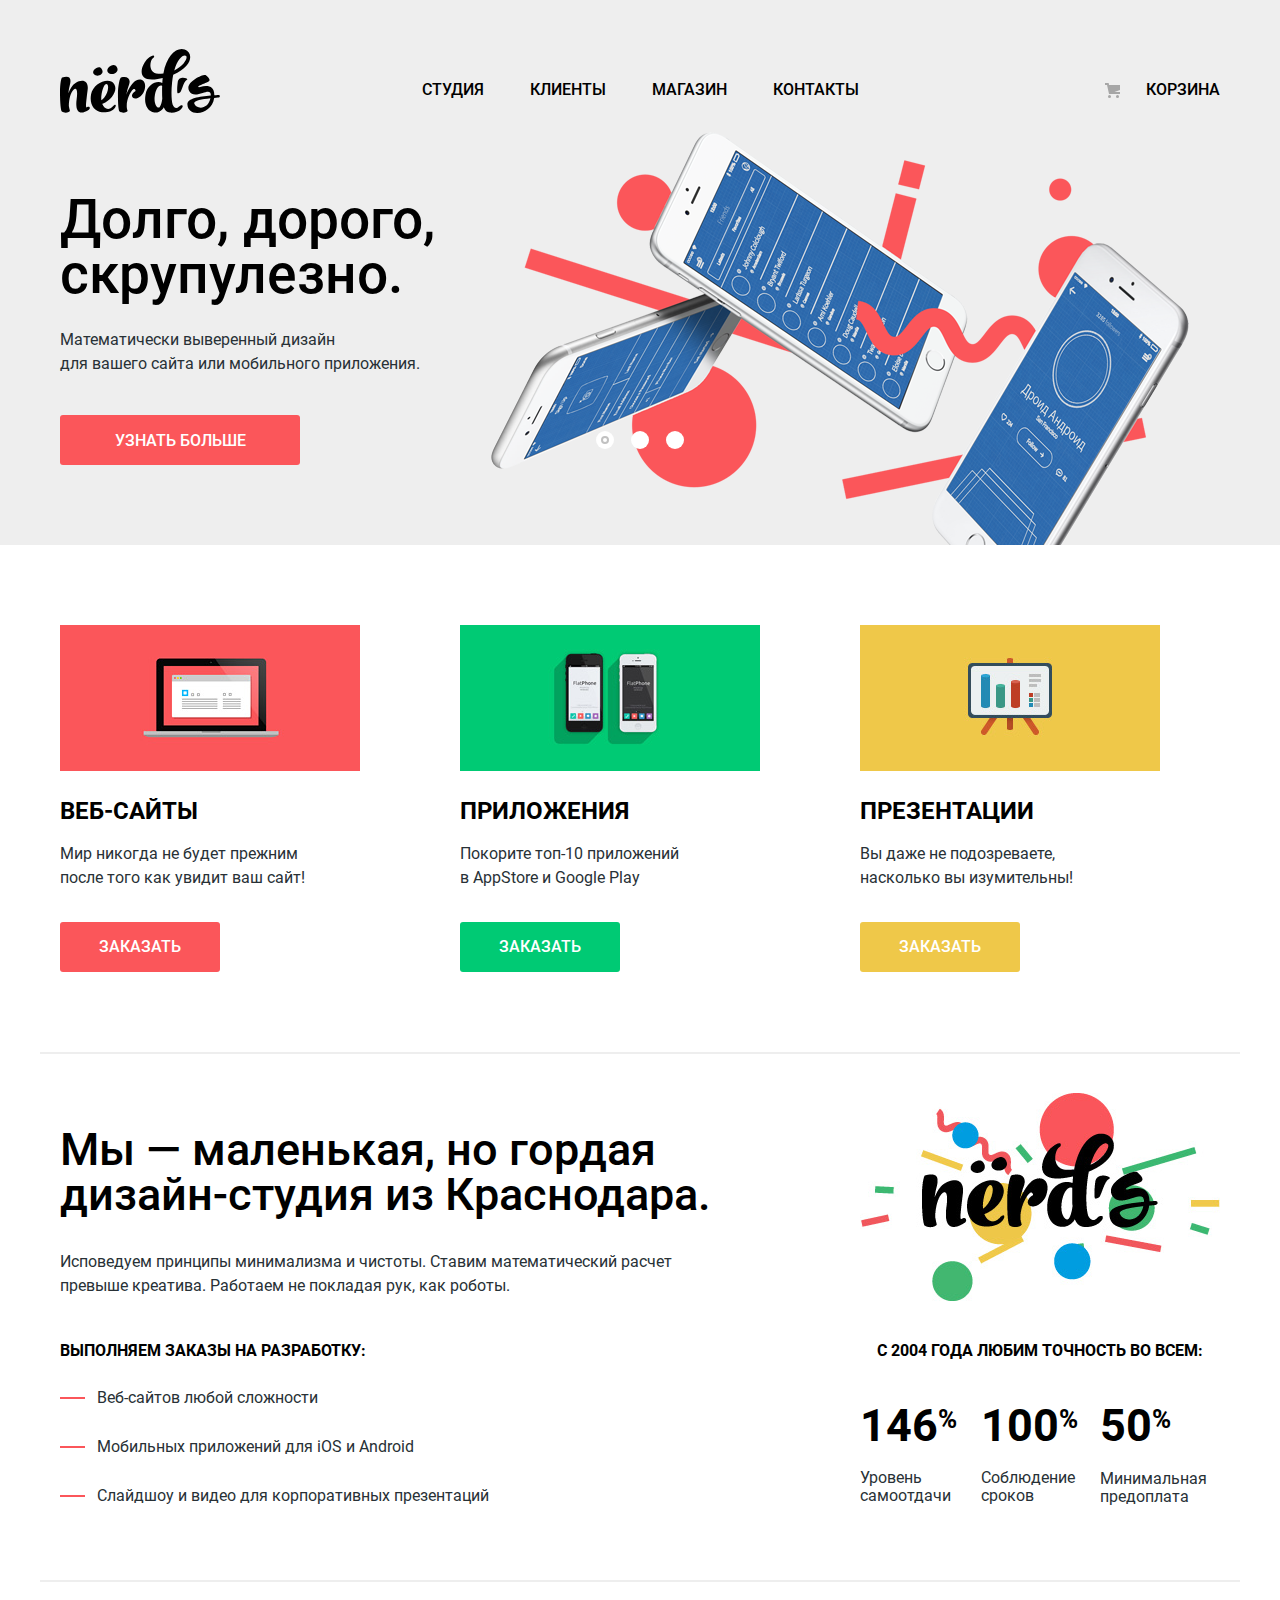
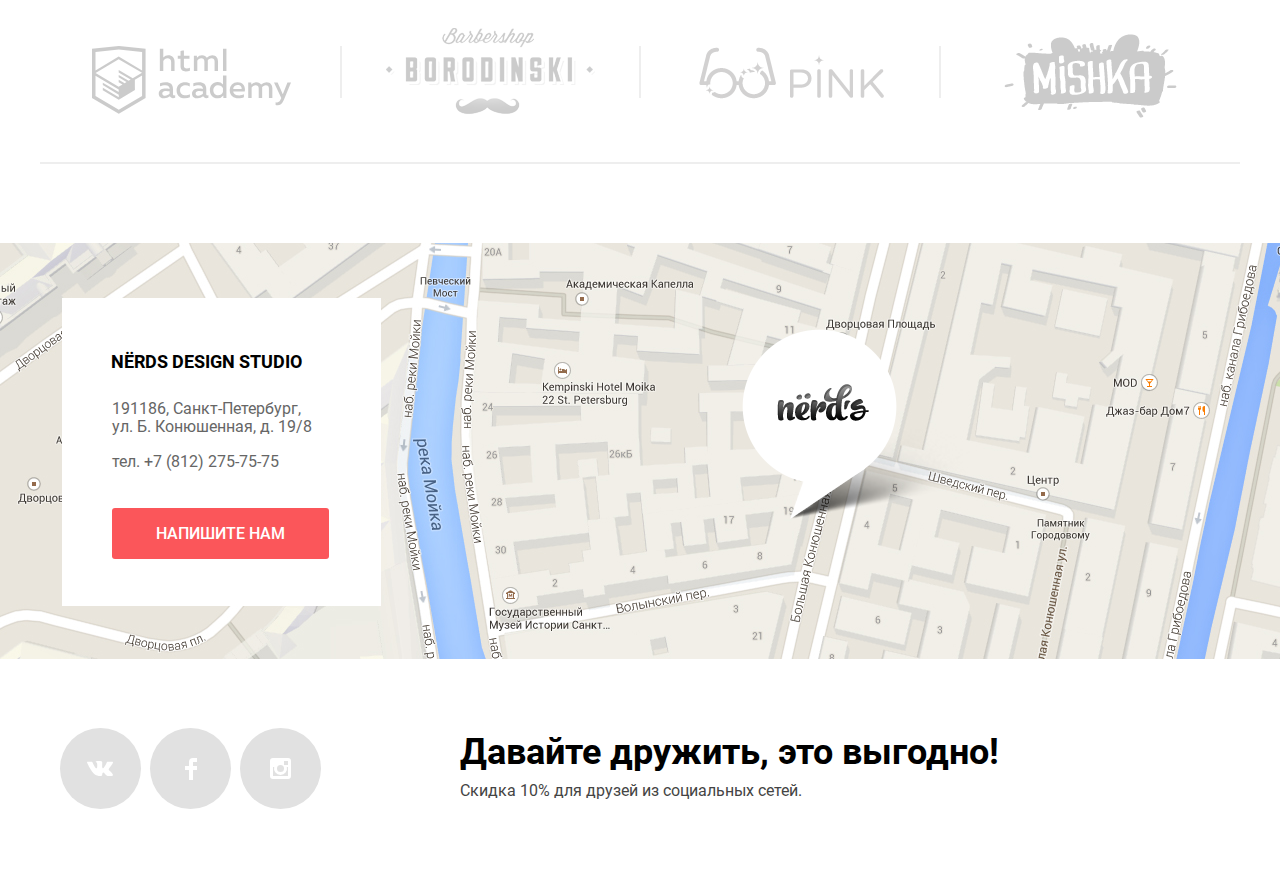
<file: index.html>
<!DOCTYPE html>
<html class="page" lang="ru">

<head>
  <meta charset="utf-8">
  <title>HTML Academy: Нёрдс</title>
  <link href="css/normalize.css" rel="stylesheet">
  <link href="css/style.min.css" rel="stylesheet">
</head>

<body class="page-body">
  <header class="main-header">
    <div class="wrapper">
      <nav class="main-navigation">
        <a class="main-header-logo">
          <img src="img/nerds-logo-header.svg" width="160" height="65" alt="Логотип компании Nerds">
        </a>
        <ul class="site-navigation">
          <li><a href="#">Студия</a></li>
          <li><a href="#">Клиенты</a></li>
          <li><a href="catalog.html">Магазин</a></li>
          <li><a href="#">Контакты</a></li>
        </ul>
        <ul class="basket-list">
          <li class="basket-item">
            <a class="basket-link" href="#">Корзина</a>
          </li>
        </ul>
      </nav>
    </div>
  </header>
  <main>
    <h1 class="visually-hidden">Интернет магазин Nerds</h1>
    <div class="background-color">
      <div class=" wrapper">
        <section class="slider">
          <h2 class="visually-hidden">Слайдер</h2>
          <ul class="slider-list">
            <li class="slider-item slider-item-1 slider-current">
              <div class="item_desc">
                <p class="slider-item-title">Долго, дорого, скрупулезно.</p>
                <p class="slider-item-text slider-item-text-1">Математически выверенный дизайн<br>для вашего сайта или
                  мобильного приложения.</p>
                <a class="button slider-button slider-button-1" href="#">Узнать больше</a>
              </div>
            </li>
            <li class="slider-item slider-item-2">
              <div class="item_desc">
                <p class="slider-item-title">Любим математику как никто другой</p>
                <p class="slider-item-text slider-item-text-2">Никакого креатива, только математические формулы для
                  расчета
                  идеальных пропорций
                </p>
                <a class="button slider-button slider-button-2" href="#">Узнать больше</a>
              </div>
            </li>
            <li class="slider-item slider-item-3">
              <div class="item_desc">
                <p class="slider-item-title">Только ночь, только хардкор</p>
                <p class="slider-item-text slider-item-text-3">Работать днем, как все? Мы против этого.<br>Ближе к
                  полуночи
                  работа только
                  начинается.
                </p>
                <a class="button slider-button slider-button-3" href="#">Узнать больше</a>
              </div>
            </li>
          </ul>
          <div class="slider-controls">
            <button class="current" type="button" aria-label="Первый слайд"></button>
            <button type="button" aria-label="Второй слайд"></button>
            <button type="button" aria-label="Третий слайд"></button>
          </div>
        </section>
      </div>
    </div>
    <section class="services wrapper">
      <h2 class="visually-hidden">Услуги</h2>
      <ul class="services-list">
        <li class="services-item">
          <div>
            <img src="img/illustration-website.png" width="300" height="146" alt="Ноутбук на красном фоне">
          </div>
          <h3>Веб-сайты</h3>
          <p>Мир никогда не будет прежним после того как увидит ваш сайт!</p>
          <a class="button services-button services-item-button-red" href="#">Заказать</a>
        </li>
        <li class="services-item">
          <div>
            <img src="img/illustration-application.png" width="300" height="146" alt="Два мобильных телефона">
          </div>
          <h3>Приложения</h3>
          <p>Покорите топ-10 приложений<br>в AppStore и Google Play</p>
          <a class="button services-button services-item-button-green" href="#">Заказать</a>
        </li>
        <li class="services-item">
          <div>
            <img src="img/illustration-presentation.png" width="300" height="146" alt="Интерактивная презентация">
          </div>
          <h3>Презентации</h3>
          <p>Вы даже не подозреваете, насколько вы изумительны!</p>
          <a class="button services-button services-item-button-orange" href="#">Заказать</a>
        </li>
      </ul>
    </section>
    <section class="about-company wrapper">
      <h2 class="visually-hidden">О компании</h2>
      <div class="about-company-container">
        <div class="about-company-left-section">
          <p class="about-company-left-section-title">
            Мы — маленькая, но гордая дизайн-студия из Краснодара.
          </p>
          <p class="about-company-left-section-text">
            Исповедуем принципы минимализма и чистоты. Ставим математический расчет превыше креатива. Работаем не
            покладая
            рук, как роботы.
          </p>
          <p class="about-company-left-section-list-title">
            Выполняем заказы на разработку:
          </p>
          <ul class="about-company-left-section-list">
            <li class="about-company-left-section-list-item">
              Веб-сайтов любой сложности
            </li>
            <li class="about-company-left-section-list-item">
              Мобильных приложений для iOS и Android
            </li>
            <li class="about-company-left-section-list-item">
              Слайдшоу и видео для корпоративных презентаций
            </li>
          </ul>
        </div>
        <div class="about-company-right-section">
          <img src="img/nerds-illustration.png" width="360" height="208" alt="Логотип с фоном">
          <p class="about-company-right-section-definitions-description">
            с 2004 года Любим точность во всем:
          </p>
          <dl class="about-company-right-section-definitions">
            <div class="def-wrapper def-wrapper-1">
              <dt class="definition-title">Уровень самоотдачи</dt>
              <dd class="definition-title-value">146<sup class="sup">%</sup></dd>
            </div>
            <div class="def-wrapper def-wrapper-2">
              <dt class="definition-title">Соблюдение сроков</dt>
              <dd class="definition-title-value">100<sup class="sup">%</sup></dd>
            </div>
            <div class="def-wrapper def-wrapper-3">
              <dt class="definition-title">Минимальная предоплата</dt>
              <dd class="definition-title-value">50<sup class="sup">%</sup></dd>
            </div>
          </dl>
        </div>
      </div>
    </section>
    <section class="partners wrapper">
      <h2 class="visually-hidden">Партнеры</h2>
      <ul class="partners-list">
        <li class="partners-item">
          <a href="https://htmlacademy.ru/intensive/htmlcss">
            <img src="img/html-academy-logo.svg" width="199" height="68" alt="htmlacademy"></a>
        </li>
        <li class="partners-item">
          <a href="#">
            <img src="img/borodinski-logo.png" width="209" height="90" alt="borodinski"></a>
        </li>
        <li class="partners-item">
          <a href="#">
            <img src="img/pink-logo.png" width="185" height="52" alt="pink"></a>
        </li>
        <li class="partners-item">
          <a href="#">
            <img src="img/mishka-logo.png" width="173" height="84" alt="mishka"></a>
        </li>
      </ul>
    </section>
  </main>
  <footer class="page-footer main-footer ">
    <div class="map map-error">
      <iframe
        src="https://www.google.com/maps/embed?pb=!1m18!1m12!1m3!1d1998.6036253003165!2d30.320858716173472!3d59.938719169054075!2m3!1f0!2f0!3f0!3m2!1i1024!2i768!4f13.1!3m3!1m2!1s0x4696310fca145cc1%3A0x42b32648d8238007!2z0JHQvtC70YzRiNCw0Y8g0JrQvtC90Y7RiNC10L3QvdCw0Y8g0YPQuy4sIDE5LzgsINCh0LDQvdC60YIt0J_QtdGC0LXRgNCx0YPRgNCzLCAxOTExODY!5e0!3m2!1sru!2sru!4v1603127366778!5m2!1sru!2sru"
        height="416" allowfullscreen="" aria-hidden="false" tabindex="0"></iframe>
      <div class="location-information wrapper">
        <h2 class="visually-hidden">Схема проезда</h2>
        <p class="location-information-company-name">
          NЁRDS DESIGN STUDIO
        </p>
        <p class="location-information-address">
          191186, Санкт-Петербург,<br>
          ул. Б. Конюшенная, д. 19/8
        </p>
        <p class="location-information-phone-number">
          тел. <a href="tel:+78122757575">+7 (812) 275-75-75</a>
        </p>
        <div class="location-information-button">
          <a class="button" href="form.html">Напишите нам</a>
        </div>
      </div>
    </div>
    <section class="social-media-buttons wrapper">
      <h2 class="visually-hidden">Социальные сети</h2>
      <div class="footer-grid">
        <ul class="social-media-list">
          <li>
            <a class="social-button" href="#">
              <span class="visually-hidden">Вконтакте</span>
              <svg aria-hidden="true" focusable="false" width="27" height="15" fill="none"
                xmlns="http://www.w3.org/2000/svg">
                <path
                  d="M16.14 11.51c.95-.3 2.18 2.04 3.48 2.94.98.68 1.73.53 1.73.53l3.47-.05s1.82-.1.96-1.55c-.07-.12-.5-1.07-2.59-3.02-2.17-2.05-1.88-1.71.74-5.25 1.6-2.15 2.24-3.46 2.04-4.02-.2-.54-1.37-.4-1.37-.4L20.7.7c-.38 0-.7.12-.85.52 0 0-.62 1.66-1.45 3.08-1.74 2.99-2.43 3.15-2.72 2.96-.66-.43-.5-1.74-.5-2.67 0-2.9.44-4.1-.84-4.41A6.6 6.6 0 0012.5 0c-1.39-.03-2.57 0-3.24.32-.45.23-.79.72-.58.74.26.04.84.16 1.15.59.4.55.4 1.79.4 1.79s.22 3.41-.55 3.83c-.53.3-1.25-.3-2.8-3.01-.8-1.4-1.4-2.92-1.4-2.92s-.1-.29-.32-.45c-.25-.18-.6-.24-.6-.24L.85.68S.29.7.08.95c-.18.21-.01.66-.01.66s2.9 6.89 6.2 10.35c3.02 3.18 6.46 2.97 6.46 2.97h1.55s.47-.05.7-.31c.23-.24.22-.7.22-.7s-.03-2.1.94-2.41z"
                  fill="#fff" /></svg>
            </a>
          </li>
          <li>
            <a class="social-button" href="#">
              <span class="visually-hidden">Фейсбук</span>
              <svg aria-hidden="true" focusable="false" width="12" height="22" fill="none"
                xmlns="http://www.w3.org/2000/svg">
                <path d="M12 4V0H8a4 4 0 00-4 4v4H0v4h4v10h4V12h4V8H8V4h4z" fill="#fff" /></svg>
            </a>
          </li>
          <li>
            <a class="social-button" href="#">
              <span class="visually-hidden">Инстаграм</span>
              <svg aria-hidden="true" focusable="false" width="21" height="21" fill="none"
                xmlns="http://www.w3.org/2000/svg">
                <path fill-rule="evenodd" clip-rule="evenodd"
                  d="M3 0h15a3 3 0 013 3v15a3 3 0 01-3 3H3a3 3 0 01-3-3V3a3 3 0 013-3zm11 10.5a3.5 3.5 0 10-7 0 3.5 3.5 0 007 0zM3 18V9h1.18a6.5 6.5 0 1012.64 0H18v9H3zM14 7h4V3h-4v4z"
                  fill="#fff" /></svg>
            </a>
          </li>
        </ul>
        <div class="benefit">
          <p class="benefit-title">Давайте дружить, это выгодно!</p>
          <p class="benefit-text">Скидка 10% для друзей из социальных сетей.</p>
        </div>
      </div>
    </section>
  </footer>
  <section class="modal">
    <h2 class="visually-hidden">Форма обратной связи</h2>
    <p class="modal-description">Напишите нам</p>
    <form class="feedback-form" action="https://echo.htmlacademy.ru" method="post">
      <p class="name">
        <label for="modal-name">Ваше имя:</label>
        <input class="modal-name-input" id="modal-name" type="text" name="name" placeholder="Имя Фамилия">
      </p>
      <p class="email">
        <label for="modal-email">Ваш email:</label>
        <input class="modal-email-input" id="modal-email" type="email" name="email" placeholder="email@example.com">
      </p>
      <p class="message">
        <label for="modal-text">Текст письма:</label>
        <textarea class="modal-text-input" id="modal-text" name="text" placeholder="В свободной форме"></textarea>
      </p>
      <button class="button" type="submit">Отправить</button>
    </form>
    <button class="modal-close" type="button" aria-label="Закрыть"><svg aria-hidden="true" focusable="false" width="21"
        height="21" viewBox="0 0 21 21" fill="none" xmlns="http://www.w3.org/2000/svg">
        <path
          d="M13.3299 10.5005L20.7072 3.12321C21.0963 2.7317 21.0963 2.09952 20.7072 1.70801L19.292 0.291799C18.9005 -0.0972665 18.2683 -0.0972665 17.8768 0.291799L10.4995 7.67009L3.12221 0.2928C2.7307 -0.0962657 2.09852 -0.0962657 1.70701 0.2928L0.291799 1.70801C-0.0972665 2.09952 -0.0972665 2.7317 0.291799 3.12321L7.66909 10.5005L0.291799 17.8778C-0.0972665 18.2693 -0.0972665 18.9015 0.291799 19.293L1.70801 20.7082C2.09952 21.0973 2.7317 21.0973 3.12321 20.7082L10.5005 13.3309L17.8778 20.7082C18.2693 21.0973 18.9015 21.0973 19.293 20.7082L20.7082 19.293C21.0973 18.9015 21.0973 18.2693 20.7082 17.8778L13.3299 10.5005Z"
          fill="#FB565A" />
      </svg></button>
  </section>
  <script src="js/modal.min.js"></script>
</body>
</html>
</file>
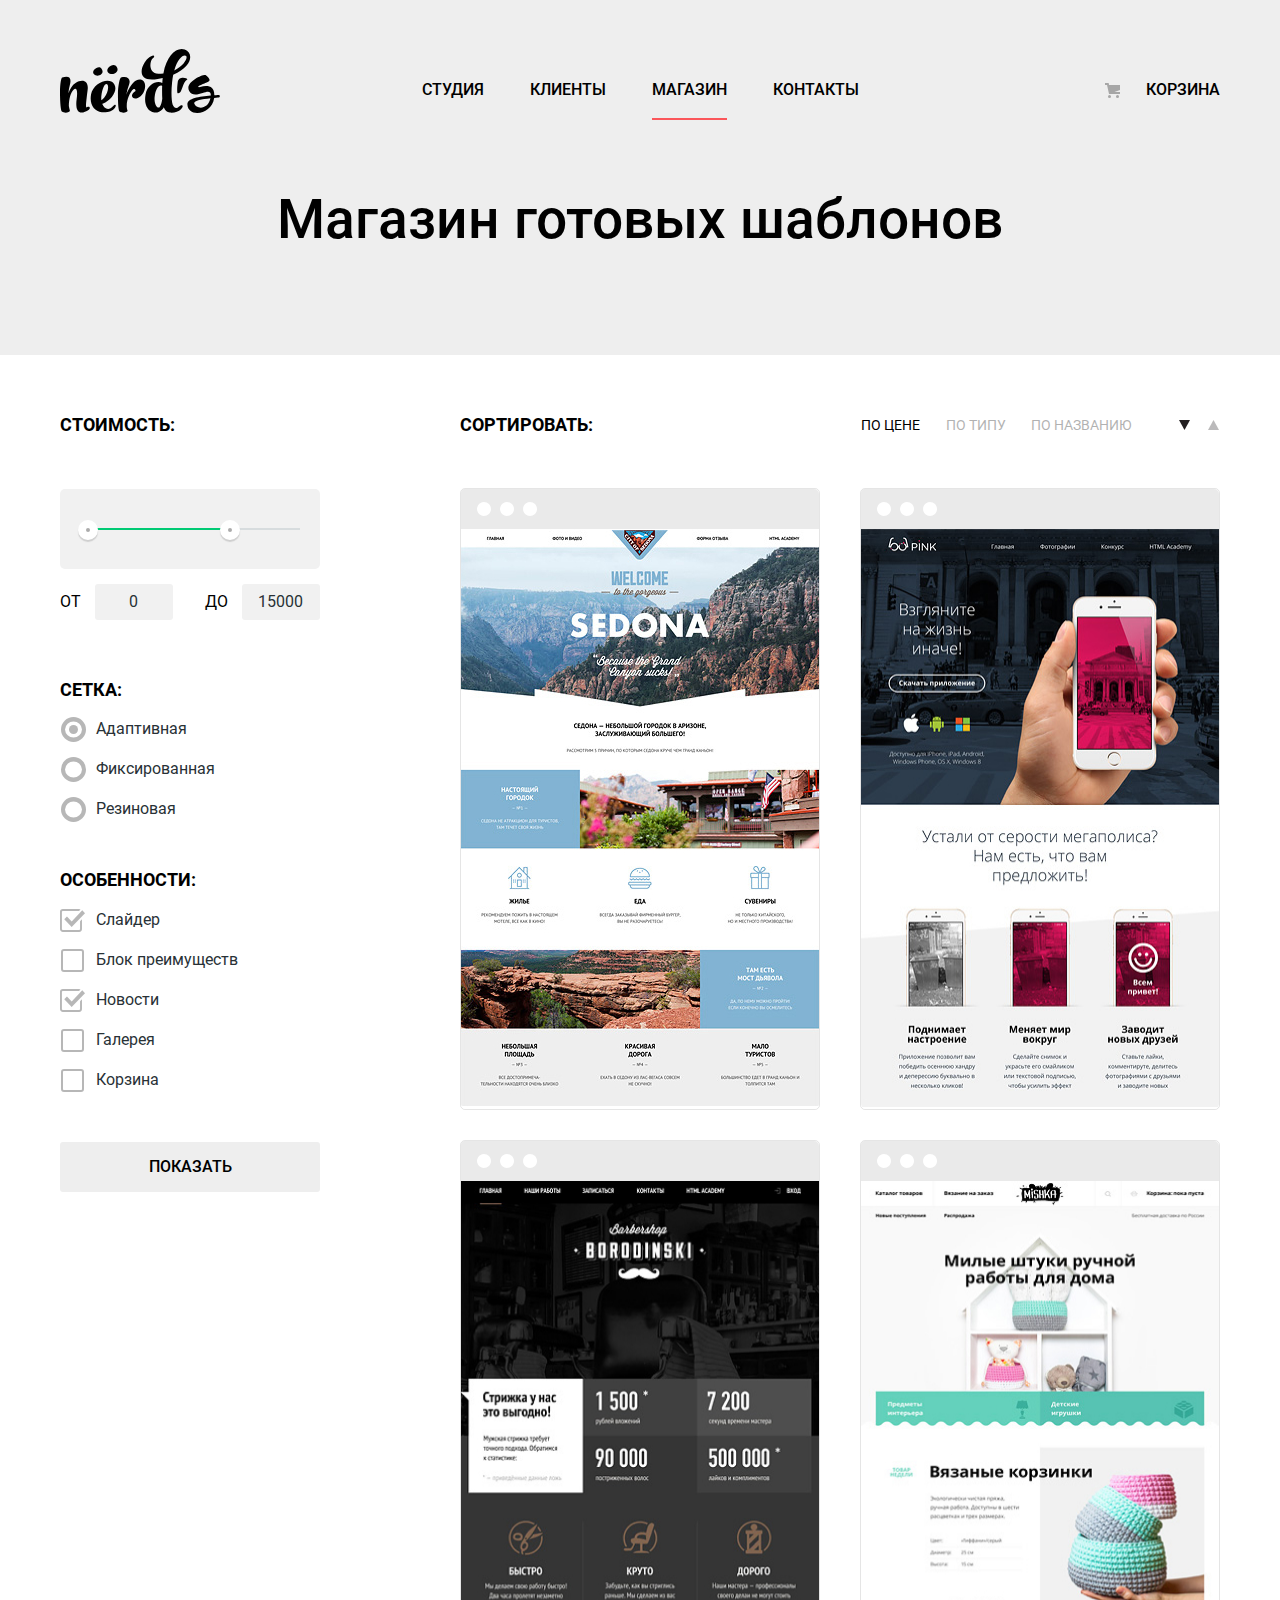
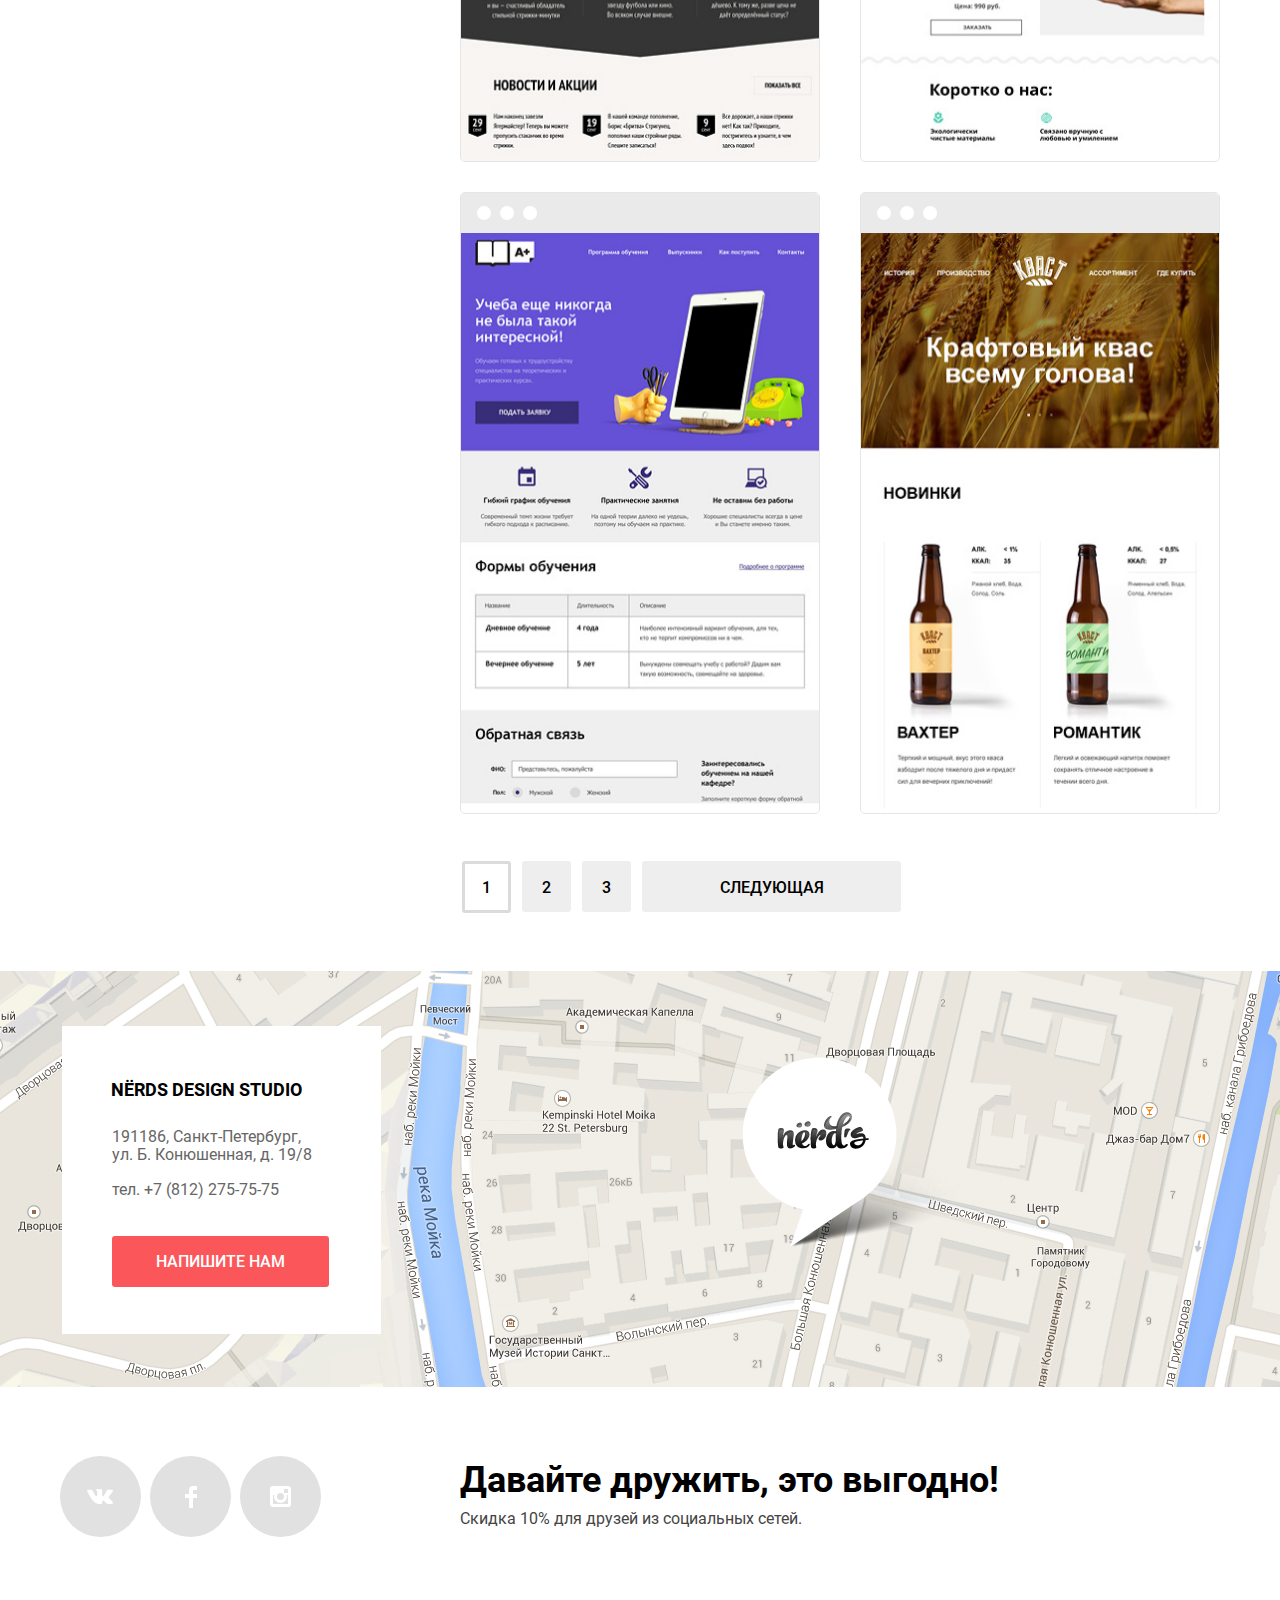
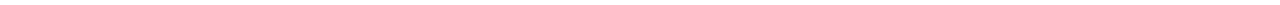
<file: catalog.html>
<!DOCTYPE html>
<html class="page" lang="ru">

<head>
  <meta charset="utf-8">
  <title>HTML Academy: Нёрдс - каталог</title>
  <link href="css/normalize.css" rel="stylesheet">
  <link href="css/style.min.css" rel="stylesheet">
</head>

<body class="page-body">
  <header class="catalog-header">
    <div class="wrapper">
      <nav class="main-navigation">
        <a class="catalog-header-logo" href="index.html">
          <img src="img/nerds-logo-header.svg" width="160" height="65" alt="Логотип компании Nerds">
        </a>
        <ul class="site-navigation">
          <li><a href="#">Студия</a></li>
          <li><a href="#">Клиенты</a></li>
          <li class="current"><a>Магазин</a></li>
          <li><a href="#">Контакты</a></li>
        </ul>
        <ul class="basket-list">
          <li class="basket-item">
            <a class="basket-link" href="#">Корзина</a>
          </li>
        </ul>
      </nav>
    </div>
  </header>
  <main>
    <h1 class="catalog-heading">Магазин готовых шаблонов</h1>
    <div class="wrapper">
      <div class="page-catalog ">
        <div class="filter-title free-content">
          <p>Стоимость:</p>
        </div>
        <div class="crumbs">
          <div class="images-title free-content">
            <p>Сортировать:</p>
          </div>
          <ul class="sort-list sort-types">
            <li><a class="current" href="#">По цене</a></li>
            <li><a href="#">По типу</a></li>
            <li><a href="#">По названию</a></li>
          </ul>
          <ul class="sort-list sort-updown">
            <li class="sort sort-up sort-active"><a class="current" href="#"><svg width="11" height="10"
                  viewBox="0 0 11 10" fill="none" xmlns="http://www.w3.org/2000/svg">
                  <path d="M5.5 10L0 0H11" fill="#231F20" />
                </svg>
              </a></li>
            <li class="sort sort-down"><a href="#"><svg width="11" height="10" viewBox="0 0 11 10" fill="none"
                  xmlns="http://www.w3.org/2000/svg">
                  <path d="M5.5 10L0 0H11" fill="#231F20" />
                </svg>
              </a></li>
          </ul>
        </div>
        <section>
          <h2 class="visually-hidden">Фильтр выбора макеты</h2>
          <form method="GET" action="https://echo.htmlacademy.ru">
            <fieldset class="filter-item">
              <div class="range-filter">
                <div class="range-controls">
                  <div class="scale">
                    <div class="bar"></div>
                  </div>
                  <div tabindex="0" class="toggle toggle-min"></div>
                  <div tabindex="0" class="toggle toggle-max"></div>
                </div>
                <div class="price-controls">
                  <label>
                    от <input type="number" name="min-price" value="0">
                  </label>
                  <label>
                    до <input type="number" name="max-price" value="15000">
                  </label>
                </div>
              </div>
            </fieldset>
            <fieldset class="filter-item radio-filter">
              <legend>Сетка:</legend>
              <ul class="filter-list">
                <li class="filter-radio">
                  <input class="visually-hidden filter-input-radio filter-input" type="radio" name="grid"
                    value="adaptive" id="filter-adaptive" checked>
                  <label for="filter-adaptive">Адаптивная</label>
                </li>
                <li class="filter-radio">
                  <input class="visually-hidden filter-input-radio filter-input" type="radio" name="grid" value="fix"
                    id="filter-fix">
                  <label for="filter-fix">Фиксированная</label>
                </li>
                <li class="filter-radio">
                  <input class="visually-hidden filter-input-radio filter-input" type="radio" name="grid" value="rubber"
                    id="filter-rubber">
                  <label for="filter-rubber">Резиновая</label>
                </li>
              </ul>
            </fieldset>
            <fieldset class="filter-item featers-filter">
              <legend>Особенности:</legend>
              <ul class="filter-list checkbox-list">
                <li class="filter-option filter-checkbox">
                  <input class="visually-hidden filter-input-checkbox filter-input" type="checkbox" name="slider"
                    id="filter-slider" checked>
                  <label for="filter-slider">Слайдер</label>
                </li>
                <li class="filter-option filter-checkbox">
                  <input class="visually-hidden filter-input-checkbox filter-input" type="checkbox" name="advantages"
                    id="filter-advantages">
                  <label for="filter-advantages">Блок преимуществ</label>
                </li>
                <li class="filter-option filter-checkbox">
                  <input class="visually-hidden filter-input-checkbox filter-input" type="checkbox" name="news"
                    id="filter-news" checked>
                  <label for="filter-news">Новости</label>
                </li>
                <li class="filter-option filter-checkbox">
                  <input class="visually-hidden filter-input-checkbox filter-input" type="checkbox" name="gallary"
                    id="filter-gallary">
                  <label for="filter-gallary">Галерея</label>
                </li>
                <li class="filter-option filter-checkbox">
                  <input class="visually-hidden filter-input-checkbox filter-input" type="checkbox" name="bin"
                    id="filter-bin">
                  <label for="filter-bin">Корзина</label>
                </li>
              </ul>
            </fieldset>
            <button type="submit" class="filter-button button">Показать</button>
          </form>
        </section>
        <section class="demos">
          <h2 class="visually-hidden">Визуальный набор шаблонов</h2>
          <ul class="demos-list">
            <li class="demos-item">
              <img src="img/sedona-catalog-project.jpg" width="358" height="578" alt="Демо-макет Sedona">
              <div class="demos-item-popup">
                <h3 class="demos-name"><a href="#">Sedona</a></h3>
                <p>Информационный сайт<br> для туристов</p>
                <a class="button" href="#">9 900 ₽</a>
              </div>
            </li>
            <li class="demos-item">
              <img src="img/pink-catalog-project.jpg" width="358" height="578" alt="Демо-макет Pink App">
              <div class="demos-item-popup">
                <h3 class="demos-name"><a href="#">Pink app</a></h3>
                <p>Продуктовый лендинг приложения для iOS и Android</p>
                <a class="button" href="#">9 900 ₽</a>
              </div>
            </li>
            <li class="demos-item">
              <img src="img/borodinski-catalog-project.jpg" width="358" height="578" alt="Демо-макет Barbershop">
              <div class="demos-item-popup demos-item-popup-second">
                <h3 class="demos-name"><a href="#">Barbershop</a></h3>
                <p>Сайт салона красоты.<br>Для мужчин, да.</p>
                <a class="button" href="#">9 900 ₽</a>
              </div>
            </li>
            <li class="demos-item">
              <img src="img/mishki-catalog-project.jpg" width="358" height="578" alt="Демо-макет Mishka">
              <div class="demos-item-popup demos-item-popup-second">
                <h3 class="demos-name"><a href="#">Mishka</a></h3>
                <p>Интернет-магазин<br>вязаных игрушек</p>
                <a class="button" href="#">9 900 ₽</a>
              </div>
            </li>
            <li class="demos-item">
              <img src="img/catalog-project.jpg" width="358" height="578" alt="Демо-макет A plus">
              <div class="demos-item-popup demos-item-popup-third">
                <h3 class="demos-name"><a href="#">A plus</a></h3>
                <p>Лендинг курсов повышения квалификации</p>
                <a class="button" href="#">9 900 ₽</a>
              </div>
            </li>
            <li class="demos-item">
              <img src="img/kvast-catalog-project.jpg" width="358" height="578" alt="Демо-макет Kvas">
              <div class="demos-item-popup demos-item-popup-third">
                <h3 class="demos-name"><a href="#">Кваст</a></h3>
                <p>Промо-сайт производителя крафтового кваса</p>
                <a class="button" href="#">9 900 ₽</a>
              </div>
            </li>
          </ul>
          <ul class="demos-search">
            <li><a class="page-link page-link-current">1</a></li>
            <li><a class="page-link" href=#>2</a></li>
            <li><a class="page-link" href=#>3</a></li>
            <li><a class="page-link-last" href=#>Следующая</a></li>
          </ul>
        </section>
      </div>
    </div>
  </main>
  <footer class="page-footer catalog-footer">
    <div class="map map-error">
      <iframe
        src="https://www.google.com/maps/embed?pb=!1m18!1m12!1m3!1d1998.6036253003165!2d30.320858716173472!3d59.938719169054075!2m3!1f0!2f0!3f0!3m2!1i1024!2i768!4f13.1!3m3!1m2!1s0x4696310fca145cc1%3A0x42b32648d8238007!2z0JHQvtC70YzRiNCw0Y8g0JrQvtC90Y7RiNC10L3QvdCw0Y8g0YPQuy4sIDE5LzgsINCh0LDQvdC60YIt0J_QtdGC0LXRgNCx0YPRgNCzLCAxOTExODY!5e0!3m2!1sru!2sru!4v1603127366778!5m2!1sru!2sru"
        height="416" allowfullscreen="" aria-hidden="false" tabindex="0"></iframe>

      <div class="location-information wrapper">
        <h2 class="visually-hidden">Схема проезда</h2>
        <p class="location-information-company-name">
          NЁRDS DESIGN STUDIO
        </p>
        <p class="location-information-address">
          191186, Санкт-Петербург,<br>
          ул. Б. Конюшенная, д. 19/8
        </p>
        <p class="location-information-phone-number">
          тел. <a href="tel:+78122757575">+7 (812) 275-75-75</a>
        </p>
        <div class="location-information-button">
          <a class="button" href="form.html">Напишите нам</a>
        </div>
      </div>
    </div>
    <section class="social-media-buttons wrapper">
      <h2 class="visually-hidden">Социальные сети</h2>
      <div class="footer-grid">
        <ul class="social-media-list">
          <li>
            <a class="social-button" href="#">
              <span class="visually-hidden">Вконтакте</span>
              <svg aria-hidden="true" focusable="false" width="27" height="15" fill="none"
                xmlns="http://www.w3.org/2000/svg">
                <path
                  d="M16.14 11.51c.95-.3 2.18 2.04 3.48 2.94.98.68 1.73.53 1.73.53l3.47-.05s1.82-.1.96-1.55c-.07-.12-.5-1.07-2.59-3.02-2.17-2.05-1.88-1.71.74-5.25 1.6-2.15 2.24-3.46 2.04-4.02-.2-.54-1.37-.4-1.37-.4L20.7.7c-.38 0-.7.12-.85.52 0 0-.62 1.66-1.45 3.08-1.74 2.99-2.43 3.15-2.72 2.96-.66-.43-.5-1.74-.5-2.67 0-2.9.44-4.1-.84-4.41A6.6 6.6 0 0012.5 0c-1.39-.03-2.57 0-3.24.32-.45.23-.79.72-.58.74.26.04.84.16 1.15.59.4.55.4 1.79.4 1.79s.22 3.41-.55 3.83c-.53.3-1.25-.3-2.8-3.01-.8-1.4-1.4-2.92-1.4-2.92s-.1-.29-.32-.45c-.25-.18-.6-.24-.6-.24L.85.68S.29.7.08.95c-.18.21-.01.66-.01.66s2.9 6.89 6.2 10.35c3.02 3.18 6.46 2.97 6.46 2.97h1.55s.47-.05.7-.31c.23-.24.22-.7.22-.7s-.03-2.1.94-2.41z"
                  fill="#fff" /></svg>
            </a>
          </li>
          <li>
            <a class="social-button" href="#">
              <span class="visually-hidden">Фейсбук</span>
              <svg aria-hidden="true" focusable="false" width="12" height="22" fill="none"
                xmlns="http://www.w3.org/2000/svg">
                <path d="M12 4V0H8a4 4 0 00-4 4v4H0v4h4v10h4V12h4V8H8V4h4z" fill="#fff" /></svg>
            </a>
          </li>
          <li>
            <a class="social-button" href="#">
              <span class="visually-hidden">Инстаграм</span>
              <svg aria-hidden="true" focusable="false" width="21" height="21" fill="none"
                xmlns="http://www.w3.org/2000/svg">
                <path fill-rule="evenodd" clip-rule="evenodd"
                  d="M3 0h15a3 3 0 013 3v15a3 3 0 01-3 3H3a3 3 0 01-3-3V3a3 3 0 013-3zm11 10.5a3.5 3.5 0 10-7 0 3.5 3.5 0 007 0zM3 18V9h1.18a6.5 6.5 0 1012.64 0H18v9H3zM14 7h4V3h-4v4z"
                  fill="#fff" /></svg>
            </a>
          </li>
        </ul>
        <div class="benefit">
          <p class="benefit-title">Давайте дружить, это выгодно!</p>
          <p class="benefit-text">Скидка 10% для друзей из социальных сетей.</p>
        </div>
      </div>
    </section>
  </footer>
  <section class="modal">
    <h2 class="visually-hidden">Форма обратной связи</h2>
    <p class="modal-description">Напишите нам</p>
    <form class="feedback-form" action="https://echo.htmlacademy.ru" method="post">
      <p class="name">
        <label for="modal-name">Ваше имя:</label>
        <input class="modal-name-input" id="modal-name" type="text" name="name" placeholder="Имя Фамилия">
      </p>
      <p class="email">
        <label for="modal-email">Ваш email:</label>
        <input class="modal-email-input" id="modal-email" type="email" name="email" placeholder="email@example.com">
      </p>
      <p class="message">
        <label for="modal-text">Текст письма:</label>
        <textarea class="modal-text-input" id="modal-text" name="text" placeholder="В свободной форме"></textarea>
      </p>
      <button class="button" type="submit">Отправить</button>
    </form>
    <button class="modal-close" type="button" aria-label="Закрыть"><svg aria-hidden="true" focusable="false" width="21"
        height="21" viewBox="0 0 21 21" fill="none" xmlns="http://www.w3.org/2000/svg">
        <path
          d="M13.3299 10.5005L20.7072 3.12321C21.0963 2.7317 21.0963 2.09952 20.7072 1.70801L19.292 0.291799C18.9005 -0.0972665 18.2683 -0.0972665 17.8768 0.291799L10.4995 7.67009L3.12221 0.2928C2.7307 -0.0962657 2.09852 -0.0962657 1.70701 0.2928L0.291799 1.70801C-0.0972665 2.09952 -0.0972665 2.7317 0.291799 3.12321L7.66909 10.5005L0.291799 17.8778C-0.0972665 18.2693 -0.0972665 18.9015 0.291799 19.293L1.70801 20.7082C2.09952 21.0973 2.7317 21.0973 3.12321 20.7082L10.5005 13.3309L17.8778 20.7082C18.2693 21.0973 18.9015 21.0973 19.293 20.7082L20.7082 19.293C21.0973 18.9015 21.0973 18.2693 20.7082 17.8778L13.3299 10.5005Z"
          fill="#FB565A" />
      </svg></button>
  </section>
  <script src="js/modal.min.js"></script>
</body>
</html>
</file>
<file: css/style.min.css>
@font-face{font-family:Roboto;font-style:normal;font-weight:400;src:local("Roboto"),local("Roboto-Regular"),url(../fonts/roboto-v20-latin-cyrillic-regular.woff2) format("woff2"),url(../fonts/roboto-v20-latin-cyrillic-regular.woff) format("woff")}@font-face{font-family:Roboto;font-style:normal;font-weight:500;src:local("Roboto Medium"),local("Roboto-Medium"),url(../fonts/roboto-v20-latin-cyrillic-500.woff2) format("woff2"),url(../fonts/roboto-v20-latin-cyrillic-500.woff) format("woff")}@font-face{font-family:Roboto;font-style:normal;font-weight:700;src:local("Roboto Bold"),local("Roboto-Bold"),url(../fonts/roboto-v20-latin-cyrillic-700.woff2) format("woff2"),url(../fonts/roboto-v20-latin-cyrillic-700.woff) format("woff")}:root{--black-opacity:rgba(0, 0, 0, 0.3);--black-opacity-four:rgba(0, 0, 0, 0.4);--basic-opacity-zero:rgba(0, 0, 0, 0.1);--basic-black:#000000;--basic-black-social:rgba(0, 1, 1, 0.1);--basic-black-shadow:rgba(0, 1, 1, 0.25);--basic-extra-dark:#283136;--basic-darker:#444444;--basic-darker-light:#4D4D4D;--basic-darker-light-rgba:rgba(77, 77, 77);--basic-darker-light-rgba-opacity:rgba(77, 77, 77, 0.12);--basic-dark:#666666;--basic-rgba-dark:rgba(0, 1, 1, 0.1);--basic-grey:#EEEEEE;--basic-grey-hover:#DFDFDF;--basic-grey-modal-hover:#B4B9BB;--basic-grey-active:#D5D5D5;--basic-grey-social:#E1E1E1;--basic-grey-pagination:#DBDBDB;--basic-grey-modal:#D7DCDE;--basic-grey-light:#ABABAB;--basic-grey-control:#CFCFCF;--basic-red:#FB565A;--basic-red-hover:#E74246;--basic-red-active:#D7373B;--basic-green:#00CA74;--basic-green-hover:#00BC6C;--basic-green-active:#00AA62;--basic-orange:#EFC849;--basic-orange-hover:#EAB534;--basic-orange-active:#E5A722;--basic-white:#FFFFFF;--basic-white-demo:#F2F2F2;--basic-white-modal:#F1F1F1;--basic-white-opacity:rgba(255, 255, 255, 0.3);--basic-rgba-white:rgba(0, 0, 0, 0.0001);--social-media-color:linear-gradient(0deg, #E1E1E1, #E1E1E1)}.page{height:100%}body{font-family:Roboto,Arial,sans-serif;font-size:16px;font-weight:400;line-height:24px;min-height:100%;display:-ms-grid;display:grid;-ms-grid-rows:-webkit-min-content 1fr -webkit-min-content;-ms-grid-rows:min-content 1fr min-content;grid-template-rows:-webkit-min-content 1fr -webkit-min-content;grid-template-rows:min-content 1fr min-content;-ms-flex-line-pack:start;align-content:start}img{max-width:100%}a{text-decoration:none}.visually-hidden{position:absolute;width:1px;height:1px;margin:-1px;border:0;padding:0;white-space:nowrap;-webkit-clip-path:inset(100%);clip-path:inset(100%);clip:rect(0 0 0 0);overflow:hidden}.button{color:var(--basic-white);font-size:16px;line-height:18px;font-weight:500;text-transform:uppercase;border-radius:3px}.social-media-list{display:-webkit-box;display:-ms-flexbox;display:flex}.social-media-list a{margin-right:9px}.about-company-right-section img{width:360px;height:208px}.about-company-right-section-definitions{display:-webkit-box;display:-ms-flexbox;display:flex;-webkit-box-orient:horizontal;-webkit-box-direction:normal;-ms-flex-direction:row;flex-direction:row;margin-top:31px;margin-bottom:0}.def-wrapper{display:-webkit-box;display:-ms-flexbox;display:flex;-webkit-box-align:center;-ms-flex-align:center;align-items:center;-ms-flex-wrap:wrap-reverse;flex-wrap:wrap-reverse}.def-wrapper-1{width:119px;height:111px}.def-wrapper-2{margin-left:12px;margin-bottom:70px;width:125px;height:111px}.def-wrapper-3{margin-left:12px;width:136px;height:112px}.def-wrapper dd{padding:0;margin:0}.def-wrapper dt{padding-top:11px}.def-wrapper-2 dt{padding-left:4px}.def-wrapper-2 dd{padding-left:4px}.crumbs{display:-webkit-box;display:-ms-flexbox;display:flex;-webkit-box-align:center;-ms-flex-align:center;align-items:center;margin-top:55px}.sort-types,.sort-updown{display:-webkit-box;display:-ms-flexbox;display:flex;margin:0;padding:0}.sort-types{-webkit-box-pack:justify;-ms-flex-pack:justify;justify-content:space-between;margin-left:267px;width:271px}.sort-updown{display:-webkit-box;display:-ms-flexbox;display:flex;-webkit-box-pack:justify;-ms-flex-pack:justify;justify-content:space-between;-webkit-box-align:center;-ms-flex-align:center;align-items:center;padding-left:47px;width:40px;height:10px}.sort-down{-webkit-transform:rotate(180deg);-ms-transform:rotate(180deg);transform:rotate(180deg)}.images-title p{text-transform:uppercase;width:134px}.filter-title{text-transform:uppercase;margin-top:55px}.page{height:100%}.wrapper{width:1160px;margin:0 auto;padding:0 20px}.page-catalog{display:-ms-grid;display:grid;-ms-grid-columns:300px 1fr;grid-template-columns:300px 1fr;-ms-flex-line-pack:start;align-content:start}.main-header{background-color:var(--basic-grey);height:114px}.catalog-header{background-color:var(--basic-grey);height:130px}.main-header-logo{width:160px;height:65px;padding-top:13px}.catalog-header-logo{width:160px;height:65px;padding-top:13px}.main-navigation{display:-ms-grid;display:grid;-ms-grid-columns:200px 760px 200px;grid-template-columns:200px 760px 200px;font-size:16px;line-height:30px;text-transform:uppercase;color:var(--basic-black);height:100px;margin-top:35px}.basket-item,.site-navigation{list-style:none;margin:0;padding:0}.basket-list,.site-navigation{display:-webkit-box;display:-ms-flexbox;display:flex;-ms-flex-wrap:wrap;flex-wrap:wrap;-webkit-box-pack:center;-ms-flex-pack:center;justify-content:center}.site-navigation li{margin-top:40px;margin-left:23px;margin-right:23px;height:30px}.basket-list{margin:0;padding:0;-webkit-box-pack:end;-ms-flex-pack:end;justify-content:flex-end}.basket-list li{margin-top:40px}.basket-list .current,.site-navigation .current{border-bottom:2px solid var(--basic-red);padding-bottom:13px}.basket-item{padding-left:40px;height:25px;position:relative}.basket-item::before{content:"";position:absolute;width:15px;height:15px;top:8px;right:100px;background-image:url(../img/cart-icon-header.svg);background-repeat:no-repeat;background-position:0 0;opacity:1}.slider-item{display:-ms-grid;display:grid;-ms-grid-columns:400px 760px;grid-template-columns:400px 760px;height:431px}.services-list{display:-ms-grid;display:grid;-webkit-column-gap:100px;-moz-column-gap:100px;column-gap:100px;-ms-grid-columns:1fr 100px 1fr 100px 1fr;grid-template-columns:1fr 1fr 1fr}.services-list:last-child{margin-right:60px}.about-company-container{display:-ms-grid;display:grid;-ms-grid-columns:2fr 1fr;grid-template-columns:2fr 1fr;min-height:400px;padding-bottom:5px}.footer-grid{display:-ms-grid;display:grid;-ms-grid-columns:360px 40px 760px;grid-template-columns:360px 760px;-webkit-column-gap:40px;-moz-column-gap:40px;column-gap:40px}.page-catalog{display:-ms-grid;display:grid;-ms-grid-columns:260px 140px 760px;grid-template-columns:260px 760px;-webkit-column-gap:140px;-moz-column-gap:140px;column-gap:140px}.demos{margin-top:48px;min-height:1920px}.demos-list{display:-ms-grid;display:grid;-ms-grid-columns:1fr 40px 1fr;grid-template-columns:1fr 1fr;-webkit-column-gap:40px;-moz-column-gap:40px;column-gap:40px;row-gap:30px}.basket-list a,.site-navigation a{font-size:16px;font-weight:500;line-height:30px;color:var(--basic-black)}.basket-list a:hover,.site-navigation a:hover{color:var(--basic-red)}.basket-list a:active,.site-navigation a:active{color:var(--basic-dark);mix-blend-mode:normal;opacity:.3}.background-color{background-color:var(--basic-grey)}.slider{position:relative}.slider-list{background-color:var(--basic-grey);list-style:none;margin:0;padding:0;position:relative}.slider-item-title{font-size:55px;line-height:55px;font-weight:500;padding-top:78px;width:538px;height:111px;margin:0;color:var(--basic-black)}.item_desc p{margin:0}.slider-item-text-2{padding-top:37px}.slider-item-text-1,.slider-item-text-3{padding-top:25px}.slider-item-text{font-size:16px;line-height:24px;font-weight:400;color:var(--basic-extra-dark)}.slider-item-text{width:416px;height:49px}.slider-button{display:block;width:240px;padding-top:17px;padding-bottom:15px;border-radius:3px;text-align:center}.slider-button-1{margin-top:38px}.slider-button-2{margin-top:27px}.slider-button-3{margin-top:26px}.slider-item-1{background-image:url(../img/nerds-slider-slide1.png)}.slider-item-2{background-image:url(../img/nerds-slider-slide2.png)}.slider-item-3{background-image:url(../img/nerds-slider-slide3.png)}.slider-button{background-color:var(--basic-red)}.slider-button:hover{background-color:var(--basic-red-hover)}.slider-button:active{background-color:var(--basic-red-active);color:var(--basic-white-opacity)}.slider-item{display:none}.slider-current{display:block}.slider-controls{display:-webkit-box;display:-ms-flexbox;display:flex;-ms-flex-wrap:wrap;flex-wrap:wrap;position:absolute;left:536px;bottom:96px}.slider-controls button{margin-right:17px;width:18px;height:18px;border:0;border-radius:50%;background-color:var(--basic-white)}.slider-controls .current{background-image:url(../img/slider-current.svg);background-position:center;background-repeat:no-repeat}.services{padding-top:80px;padding-bottom:80px;border-bottom:2px solid var(--basic-grey)}.services-list{list-style:none;margin:0;padding:0}.services-item h3{margin-top:25px;margin-bottom:0;text-transform:uppercase;font-size:24px;font-weight:700;line-height:30px;height:30px}.services-item p{margin-top:16px;margin-bottom:0;font-size:16px;font-weight:400;line-height:24px;width:260px;height:48px;color:var(--basic-extra-dark)}.services-item div{width:300px;height:146px}.services-button{display:block;width:160px;margin-top:32px;padding:16px 0;border-radius:3px;text-align:center}.services-item-button-red{background-color:var(--basic-red)}.services-item-button-red:hover{background-color:var(--basic-red-hover)}.services-item-button-red:active{background-color:var(--basic-red-active);color:var(--basic-white-opacity)}.services-item-button-green{background-color:var(--basic-green)}.services-item-button-green:hover{background-color:var(--basic-green-hover)}.services-item-button-green:active{background-color:var(--basic-green-active);color:var(--basic-white-opacity)}.services-item-button-orange{background-color:var(--basic-orange)}.services-item-button-orange:hover{background-color:var(--basic-orange-hover)}.services-item-button-orange:active{background-color:var(--basic-orange-active);color:var(--basic-white-opacity)}.about-company{margin-top:39px;padding-bottom:0;border-bottom:2px solid var(--basic-grey)}.about-company-left-section{width:800px}.about-company-right-section{width:360px}.about-company-left-section-title{width:651px;height:91px;font-size:45px;line-height:45px;font-weight:500;color:var(--basic-black);margin:0;padding-top:34px}.about-company-left-section-text{width:646px;height:49px;margin:0;margin-top:32px;font-size:16px;line-height:24px;font-weight:400;color:var(--basic-extra-dark)}.about-company-left-section-list{padding-left:37px}.about-company-left-section-list-title{margin-top:40px;font-size:16px;font-weight:700;line-height:24px;text-transform:uppercase}.about-company-left-section-list{list-style:none;margin-top:23px}.about-company-left-section-list-item{position:relative;font-size:16px;font-weight:400;line-height:24px;color:var(--basic-extra-dark)}.about-company-left-section-list-item::before{content:"";position:absolute;top:11px;left:-37px;width:25px;height:2px;background-image:url(../img/rectangle.svg)}.about-company-left-section-list .about-company-left-section-list-item:not(:first-child){margin-top:25px}.about-company-right-section-definitions-description{width:358px;height:24px;margin:0;padding-top:31px;padding-left:17px;font-size:16px;font-weight:700;line-height:24px;color:var(--basic-black);text-transform:uppercase}.definition-title{font-size:16px;font-weight:400;line-height:18px;color:var(--basic-extra-dark)}.definition-title-value{font-size:45px;font-weight:700;line-height:64px;color:var(--basic-black);margin-bottom:11px}.definition-title-value .sup{font-size:26px;font-weight:700;line-height:40px;color:var(--basic-black);padding-top:10px}.partners{padding-top:46px;margin-bottom:44px;border-bottom:2px solid var(--basic-grey)}.partners-list{display:-webkit-box;display:-ms-flexbox;display:flex;list-style:none;margin:0;padding:0;padding-bottom:44px}.partners-item{position:relative}.partners-item a{vertical-align:middle;display:block;opacity:.2}.partners-item a:hover{opacity:1}.partners-item a:focus{opacity:.1}.partners-item a:first-child{width:199px;height:68px}.partners-item:nth-of-type(2) a{width:209px;height:90px}.partners-item:nth-of-type(3) a{width:185px;height:52px}.partners-item:nth-of-type(4) a{width:173px;height:84px}.partners-list .partners-item:first-child{padding-top:18px;padding-left:32px;padding-right:48px}.partners-list .partners-item:nth-child(1)::after{content:"";position:absolute;top:18px;left:280px;width:2px;height:52px;background-image:url(../img/rectangle-partners.svg)}.partners-list .partners-item:nth-child(2){padding-left:47px;padding-right:44px}.partners-list .partners-item:nth-child(2)::after{content:"";position:absolute;top:18px;left:300px;width:2px;height:52px;background-image:url(../img/rectangle-partners.svg)}.partners-list .partners-item:nth-child(3){padding-top:19px;padding-left:60px;padding-right:55px}.partners-list .partners-item:nth-child(3)::after{content:"";position:absolute;top:18px;left:300px;width:2px;height:52px;background-image:url(../img/rectangle-partners.svg)}.partners-list .partners-item:nth-child(4){padding-top:6px;padding-left:65px}.location-information-address,.location-information-phone-number,.location-information-phone-number a{font-size:16px;font-weight:400;line-height:18px;color:var(--basic-dark);margin:0}.location-information-address{margin-left:50px;margin-top:23px}.social-media-list{list-style:none;margin:0;padding:0}.benefit-title{font-size:36px;line-height:36px;font-weight:700;color:var(--basic-black);padding-top:110px}.benefit-text{font-size:16px;line-height:22px;font-weight:400;color:var(--basic-darker);padding-top:10px}.catalog-heading{font-size:55px;font-weight:500;line-height:55px;color:var(--basic-black);background-color:var(--basic-grey);text-align:center;margin:0;padding-top:62px;padding-bottom:108px}.free-content{font-size:18px;font-weight:700;line-height:30px;color:var(--basic-black)}.free-content p{margin:0;padding:0}.sort-list{list-style:none}.sort-list a{font-size:14px;line-height:18px;font-weight:400;text-transform:uppercase;color:var(--basic-black);mix-blend-mode:normal;opacity:.3}.sort-list a:hover:not(.current){color:var(--basic-black);opacity:.6}.sort-list .current,.sort-list a:active:not(.current){color:var(--basic-black);opacity:1}.demos-item-popup{visibility:hidden}.demos-item:hover .demos-item-popup{visibility:visible}.demos-item-popup h3{font-size:18px;line-height:30px}.demos-list{list-style:none;margin:0;padding:0}.demos-item{height:620px;width:358px;border:1px solid var(--basic-opacity-zero);position:relative;border-radius:5px}.demos-item:hover{-webkit-box-shadow:0 6px 15px var(--basic-black-shadow);box-shadow:0 6px 15px var(--basic-black-shadow)}.demos-item::before{content:"";background-image:url(../img/shape-demo.svg);width:358px;height:40px;position:absolute;background-repeat:no-repeat;left:0;top:0;opacity:.12;border-top-right-radius:5px}.demos-item:hover::before{opacity:1}.demos-item-popup{width:358px;height:231px;position:absolute;bottom:0;background-color:var(--basic-grey)}.demos-item-popup:hover{background-color:var(--basic-grey)}.demos-item-popup a{font-size:18px;line-height:30px;font-weight:700;text-transform:uppercase;color:var(--basic-black)}.demos-item img{position:absolute;bottom:0;width:358px;height:580px;border-bottom-left-radius:5px;border-bottom-right-radius:5px}.demos-name a:hover{color:var(--basic-red)}.demos-name a:active{color:var(--basic-black);mix-blend-mode:normal;opacity:.3}.demos-item-popup h3{display:block;margin-top:26px;margin-bottom:0;text-align:center}.demos-item-popup-second h3{margin-top:24px}.demos-item-popup-third h3{margin-top:22px}.demos-item-popup p{width:255px;height:37px;font-size:16px;line-height:18px;font-weight:400;color:var(--basic-dark);margin:0;margin-top:12px;margin-left:51px;text-align:center;overflow:hidden}.demos-item-popup .button{display:block;color:var(--basic-white);font-size:16px;font-weight:500;line-height:18px;margin:0;height:18px;width:56px;margin-top:32px;margin-left:80px;padding-bottom:16px;padding-right:73px;padding-left:71px;padding-top:16px;background-color:var(--basic-red)}.demos-item-popup .button:hover{background-color:var(--basic-red-hover)}.demos-item-popup .button:active{background-color:var(--basic-red-active)}.demos-search{display:-webkit-box;display:-ms-flexbox;display:flex;text-transform:uppercase;height:50px;list-style:none;margin:0;padding:0;margin-top:62px;margin-left:2px}.demos-search .page-link{font-size:16px;font-weight:500;line-height:18px;margin-right:11px;color:var(--basic-black)}.demos-search .page-link{height:18px;width:10px;padding-top:17px;padding-left:20px;padding-right:20px;padding-bottom:15px;-webkit-box-sizing:border-box;box-sizing:border-box;border-radius:3px}.page-link-last{font-size:16px;font-weight:500;line-height:18px;color:var(--basic-black);padding-top:17px;padding-left:78px;padding-right:77px;padding-bottom:15px;border-radius:3px;text-transform:uppercase;background-color:var(--basic-grey)}.demos-search .page-link,.demos-search .page-link-last{background-color:var(--basic-grey)}.demos-search .page-link-last:hover,.demos-search .page-link:hover{background-color:var(--basic-grey-hover)}.demos-search .page-link-last:active,.demos-search .page-link:active{background-color:var(--basic-grey-active);color:var(--black-opacity)}.demos-search .page-link-current{padding-top:14px;padding-left:17px;padding-right:17px;padding-bottom:13px;background:var(--basic-rgba-white);border:3px solid var(--basic-grey-pagination);-webkit-box-sizing:border-box;box-sizing:border-box;border-radius:3px}.map{height:416px;margin-top:35px}.map-error{background-image:url(../img/map.png);background-position:center;background-repeat:no-repeat}.map iframe{position:absolute;display:block;width:100%;border:0}.location-information{position:relative;background-color:var(--basic-white);width:319px;height:308px;padding:0;top:55px;right:419px}.location-information-company-name{font-size:18px;font-weight:700;line-height:30px;text-transform:uppercase;color:var(--basic-black);margin:0 0;padding-top:49px;padding-left:49px}.location-information-button .button{background-color:var(--basic-red)}.location-information-phone-number{margin:0;padding-top:17px;padding-left:50px}.location-information-button{margin:0;padding-left:50px;padding-top:51px}.location-information-button a{padding:16px 44px}.social-media-list li{margin-top:104px;margin-right:0}.social-media-list li:nth-child(3n){margin-right:0}.social-button{display:-webkit-box;display:-ms-flexbox;display:flex;-webkit-box-align:center;-ms-flex-align:center;align-items:center;-webkit-box-pack:center;-ms-flex-pack:center;justify-content:center;width:81px;height:81px;border-radius:50%;background-color:var(--basic-grey-social)}.social-button:hover{background-color:var(--basic-red-hover)}.social-button:active{background-color:var(--basic-red-active);-webkit-box-shadow:inset 0 3px 0 var(--basic-black-social);box-shadow:inset 0 3px 0 var(--basic-black-social)}.social-button:active svg{opacity:.3}.benefit p{margin:0}.social-media-buttons{margin-top:-35px;padding-bottom:68px}.catalog-footer{margin-top:10px}.filter-item{margin:0;padding:0;border:none}.range-filter{width:260px;margin-top:49px}.filter-item legend{font-size:18px;line-height:24px;text-transform:uppercase;font-weight:700}.range-controls{position:relative;height:41px;margin-bottom:15px;padding-top:39px;padding-right:20px;padding-left:20px;background-color:var(--basic-white-modal);border-radius:5px}.range-controls .scale{height:2px;background:var(--basic-grey-modal)}.range-controls .bar{width:70%;height:2px;background:var(--basic-green)}.range-controls .toggle{position:absolute;top:31px;left:0;width:4px;height:4px;padding:0;border:8px solid var(--basic-white);background-color:var(--basic-grey-light);border-radius:50%;-webkit-box-shadow:0 2px 1px 0 var(--basic-grey-control);box-shadow:0 2px 1px 0 var(--basic-grey-control);cursor:pointer}.range-controls .toggle-min{left:18px}.range-controls .toggle-max{left:160px}.price-controls{display:-webkit-box;display:-ms-flexbox;display:flex;-webkit-box-pack:justify;-ms-flex-pack:justify;justify-content:space-between}.price-controls label{text-transform:uppercase;font-size:16px;line-height:22px}.price-controls input{width:60px;padding-left:16px;padding-top:7px;padding-bottom:7px;margin-left:10px;text-align:center;color:var(--basic-extra-dark);border:none;border-radius:3px;background:var(--basic-white-modal);font-family:inherit;font-size:inherit;text-align:center;line-height:22px}.radio-filter{margin-top:42px}.filter-list{display:-webkit-box;display:-ms-flexbox;display:flex;-webkit-box-orient:vertical;-webkit-box-direction:normal;-ms-flex-direction:column;flex-direction:column;-webkit-box-pack:justify;-ms-flex-pack:justify;justify-content:space-between;width:185px;padding:0;margin:0;list-style:none}.radio-filter legend{font-size:18px;font-weight:700;line-height:55px}.filter-radio{padding-left:36px;cursor:pointer}.filter-radio label{font-size:16px;line-height:19px;color:var(--basic-extra-dark)}.filter-checkbox:not(:first-child),.filter-radio:not(:first-child){margin-top:16px}.filter-input-checkbox+label,.filter-input-radio+label{position:relative}.filter-input-radio+label::before{content:"";position:absolute;width:25px;height:25px;background-image:url(../img/radio-off.svg);background-position:center;background-repeat:no-repeat;left:-35px;opacity:.4}.filter-input-radio:checked+label::before{content:"";position:absolute;width:25px;height:25px;background-image:url(../img/radio-on.svg);background-position:center;background-repeat:no-repeat;left:-35px;opacity:.4}.filter-input-radio:hover+label::before,.filter-input-radio:hover:checked+label::before{opacity:1}.filter-input-radio:disabled+label::before,.filter-input-radio:disabled:checked+label::after{opacity:.3}.featers-filter{margin-top:47px}.featers-filter legend{padding-bottom:16px}.filter-checkbox{padding-left:36px;cursor:pointer}.filter-checkbox label{font-size:16px;line-height:19px;color:var(--basic-extra-dark)}.filter-input-checkbox+label::before{content:"";position:absolute;width:26px;height:25px;background-image:url(../img/checkbox-off.svg);background-position:center;background-repeat:no-repeat;left:-37px;opacity:.4}.filter-input-checkbox:checked+label::before{content:"";position:absolute;width:25px;height:25px;background-image:url(../img/checkbox-on.svg);background-position:center;background-repeat:no-repeat;left:-36px;opacity:.4}.filter-input-checkbox:hover+label::before,.filter-input-checkbox:hover:checked+label::before{opacity:1}.filter-input-checkbox:disabled+label::before,.filter-input-checkbox:disabled:checked+label::before{opacity:.3}.filter-button{display:block;color:var(--basic-black);background-color:var(--basic-grey);text-transform:uppercase;border:0;margin:0;width:260px;height:50px;margin-top:50px}.filter-button:hover{background-color:var(--basic-grey-hover)}.filter-button:active{background-color:var(--basic-grey-active);color:var(--black-opacity)}.modal{position:fixed;width:960px;min-height:590px;background-color:var(--basic-white);-webkit-box-shadow:0 20px 40px var(--black-opacity-four);box-shadow:0 20px 40px var(--black-opacity-four);right:0;left:0;bottom:180px;margin:auto}.feedback-form{display:-webkit-box;display:-ms-flexbox;display:flex;-ms-flex-wrap:wrap;flex-wrap:wrap;margin-top:-2px}.modal-description{color:var(--basic-black);margin:0;font-size:45px;line-height:53px;font-weight:700;font-style:normal;padding-left:100px;padding-top:63px;padding-bottom:37px}.feedback-form label{color:var(--basic-black);font-size:16px;line-height:18px;font-weight:700}.modal-email-input,.modal-name-input{width:340px;height:42px;outline:2px solid var(--basic-grey-modal);outline-offset:-2px;padding-left:16px;margin-top:6px}.modal-text-input{outline:2px solid var(--basic-grey-modal);outline-offset:-2px;margin-top:10px;height:95px;width:741px;resize:none;padding-left:15px;padding-top:15px}.modal-email-input:hover,.modal-name-input:hover,.modal-text-input:hover{outline:2px solid var(--basic-grey-modal-hover);outline-offset:-2px}.modal-email-input:hover::-webkit-input-placeholder,.modal-name-input:hover::-webkit-input-placeholder,.modal-text-input:hover::-webkit-input-placeholder{color:var(--basic-darker)}.modal-email-input:hover::-moz-placeholder,.modal-name-input:hover::-moz-placeholder,.modal-text-input:hover::-moz-placeholder{color:var(--basic-darker)}.modal-email-input:hover:-ms-input-placeholder,.modal-name-input:hover:-ms-input-placeholder,.modal-text-input:hover:-ms-input-placeholder{color:var(--basic-darker)}.modal-email-input:hover::-ms-input-placeholder,.modal-name-input:hover::-ms-input-placeholder,.modal-text-input:hover::-ms-input-placeholder{color:var(--basic-darker)}.modal-email-input:hover::placeholder,.modal-name-input:hover::placeholder,.modal-text-input:hover::placeholder{color:var(--basic-darker)}.modal-email-input:focus,.modal-name-input:focus,.modal-text-input:focus{outline:2px solid var(--basic-black);outline-offset:-2px}.modal-email-input:focus::-webkit-input-placeholder,.modal-name-input:focus::-webkit-input-placeholder,.modal-text-input:focus::-webkit-input-placeholder{color:var(--basic-black)}.modal-email-input:focus::-moz-placeholder,.modal-name-input:focus::-moz-placeholder,.modal-text-input:focus::-moz-placeholder{color:var(--basic-black)}.modal-email-input:focus:-ms-input-placeholder,.modal-name-input:focus:-ms-input-placeholder,.modal-text-input:focus:-ms-input-placeholder{color:var(--basic-black)}.modal-email-input:focus::-ms-input-placeholder,.modal-name-input:focus::-ms-input-placeholder,.modal-text-input:focus::-ms-input-placeholder{color:var(--basic-black)}.modal-email-input:focus::placeholder,.modal-name-input:focus::placeholder,.modal-text-input:focus::placeholder{color:var(--basic-black)}.email,.name{width:360px;height:77px;margin:0}.name{margin-left:100px}.email{margin-left:40px}.message{width:760px;height:145px;margin:0;margin-left:101px;margin-top:33px}.feedback-form button{height:50px;width:259px;border:0;padding:0;margin:0;margin-left:101px;margin-bottom:84px;background-color:var(--basic-red);margin-top:50px}.modal-close{background-color:transparent;border:0;position:absolute;cursor:pointer;right:85px;top:78px;opacity:.3}.modal-close:hover{opacity:1}.modal-close:active{opacity:.1}.modal{display:none}.modal-show{display:block;-webkit-animation:bounce .6s;animation:bounce .6s}.modal-error{-webkit-animation:shake .6s;animation:shake .6s}.input-error{outline:2px solid var(--basic-red-hover);outline-offset:-2px}.input-error::-webkit-input-placeholder{color:var(--basic-red-hover)}.input-error::-moz-placeholder{color:var(--basic-red-hover)}.input-error:-ms-input-placeholder{color:var(--basic-red-hover)}.input-error::-ms-input-placeholder{color:var(--basic-red-hover)}.input-error::placeholder{color:var(--basic-red-hover)}@-webkit-keyframes bounce{0%{-webkit-transform:translateY(-2000px);transform:translateY(-2000px)}70%{-webkit-transform:translateY(30px);transform:translateY(30px)}90%{-webkit-transform:translateY(-10px);transform:translateY(-10px)}100%{-webkit-transform:translateY(0);transform:translateY(0)}}@keyframes bounce{0%{-webkit-transform:translateY(-2000px);transform:translateY(-2000px)}70%{-webkit-transform:translateY(30px);transform:translateY(30px)}90%{-webkit-transform:translateY(-10px);transform:translateY(-10px)}100%{-webkit-transform:translateY(0);transform:translateY(0)}}@-webkit-keyframes shake{0%,100%{-webkit-transform:translateX(0);transform:translateX(0)}10%,30%,50%,70%,90%{-webkit-transform:translateX(-10px);transform:translateX(-10px)}20%,40%,60%,80%{-webkit-transform:translateX(10px);transform:translateX(10px)}}@keyframes shake{0%,100%{-webkit-transform:translateX(0);transform:translateX(0)}10%,30%,50%,70%,90%{-webkit-transform:translateX(-10px);transform:translateX(-10px)}20%,40%,60%,80%{-webkit-transform:translateX(10px);transform:translateX(10px)}}
</file>
